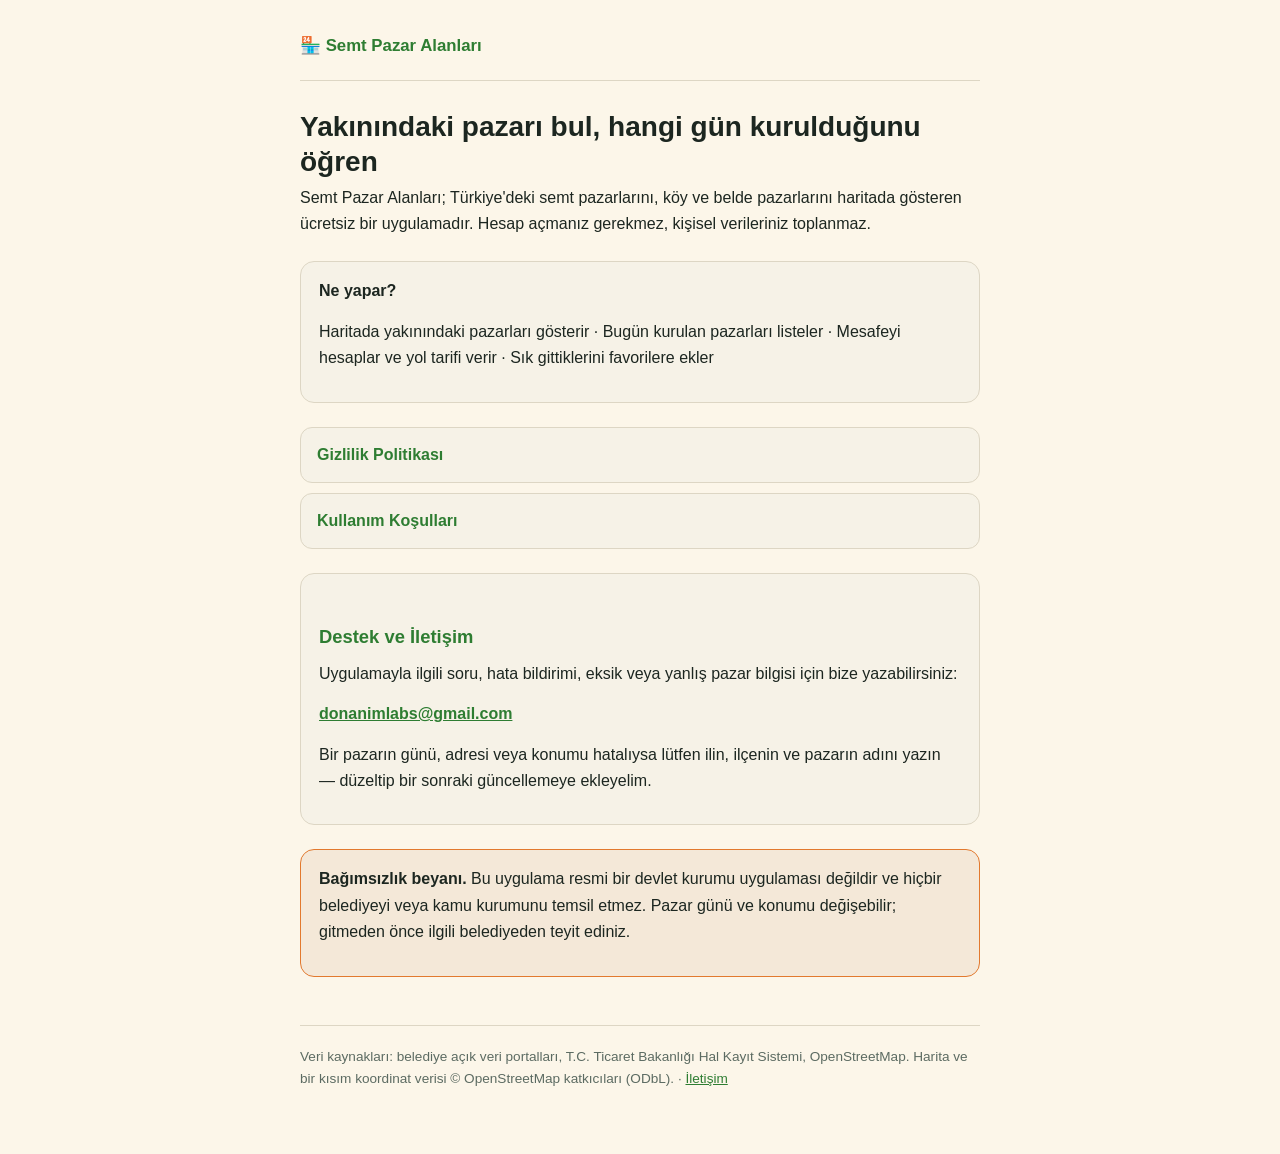
<file: index.html>
<!doctype html>
<html lang="tr">
<head>
<meta charset="utf-8">
<meta name="viewport" content="width=device-width, initial-scale=1">
<title>Semt Pazar Alanları</title>
<meta name="description" content="Türkiye'deki semt pazarlarını haritada gösteren, hangi pazarın hangi gün kurulduğunu söyleyen ücretsiz uygulama.">
<link rel="stylesheet" href="style.css">
</head>
<body>
<div class="sarmal">

<header class="ust">
  <span class="marka">🏪 Semt Pazar Alanları</span>
</header>

<h1>Yakınındaki pazarı bul, hangi gün kurulduğunu öğren</h1>

<p>Semt Pazar Alanları; Türkiye'deki semt pazarlarını, köy ve belde pazarlarını
haritada gösteren ücretsiz bir uygulamadır. Hesap açmanız gerekmez, kişisel verileriniz
toplanmaz.</p>

<div class="kutu">
  <p><strong>Ne yapar?</strong></p>
  <p>Haritada yakınındaki pazarları gösterir · Bugün kurulan pazarları listeler ·
  Mesafeyi hesaplar ve yol tarifi verir · Sık gittiklerini favorilere ekler</p>
</div>

<ul class="baglantilar">
  <li><a href="gizlilik.html">Gizlilik Politikası</a></li>
  <li><a href="kullanim-kosullari.html">Kullanım Koşulları</a></li>
</ul>

<div class="kutu">
  <h2>Destek ve İletişim</h2>
  <p>Uygulamayla ilgili soru, hata bildirimi, eksik veya yanlış pazar bilgisi için
  bize yazabilirsiniz:</p>
  <p><strong><a href="mailto:donanimlabs@gmail.com">donanimlabs@gmail.com</a></strong></p>
  <p>Bir pazarın günü, adresi veya konumu hatalıysa lütfen ilin, ilçenin ve pazarın
  adını yazın — düzeltip bir sonraki güncellemeye ekleyelim.</p>
</div>

<div class="kutu vurgu">
  <p><strong>Bağımsızlık beyanı.</strong> Bu uygulama resmi bir devlet kurumu
  uygulaması değildir ve hiçbir belediyeyi veya kamu kurumunu temsil etmez.
  Pazar günü ve konumu değişebilir; gitmeden önce ilgili belediyeden teyit ediniz.</p>
</div>

<footer>
  Veri kaynakları: belediye açık veri portalları, T.C. Ticaret Bakanlığı Hal Kayıt
  Sistemi, OpenStreetMap. Harita ve bir kısım koordinat verisi
  © OpenStreetMap katkıcıları (ODbL).
  · <a href="mailto:donanimlabs@gmail.com">İletişim</a>
</footer>

</div>
</body>
</html>
</file>
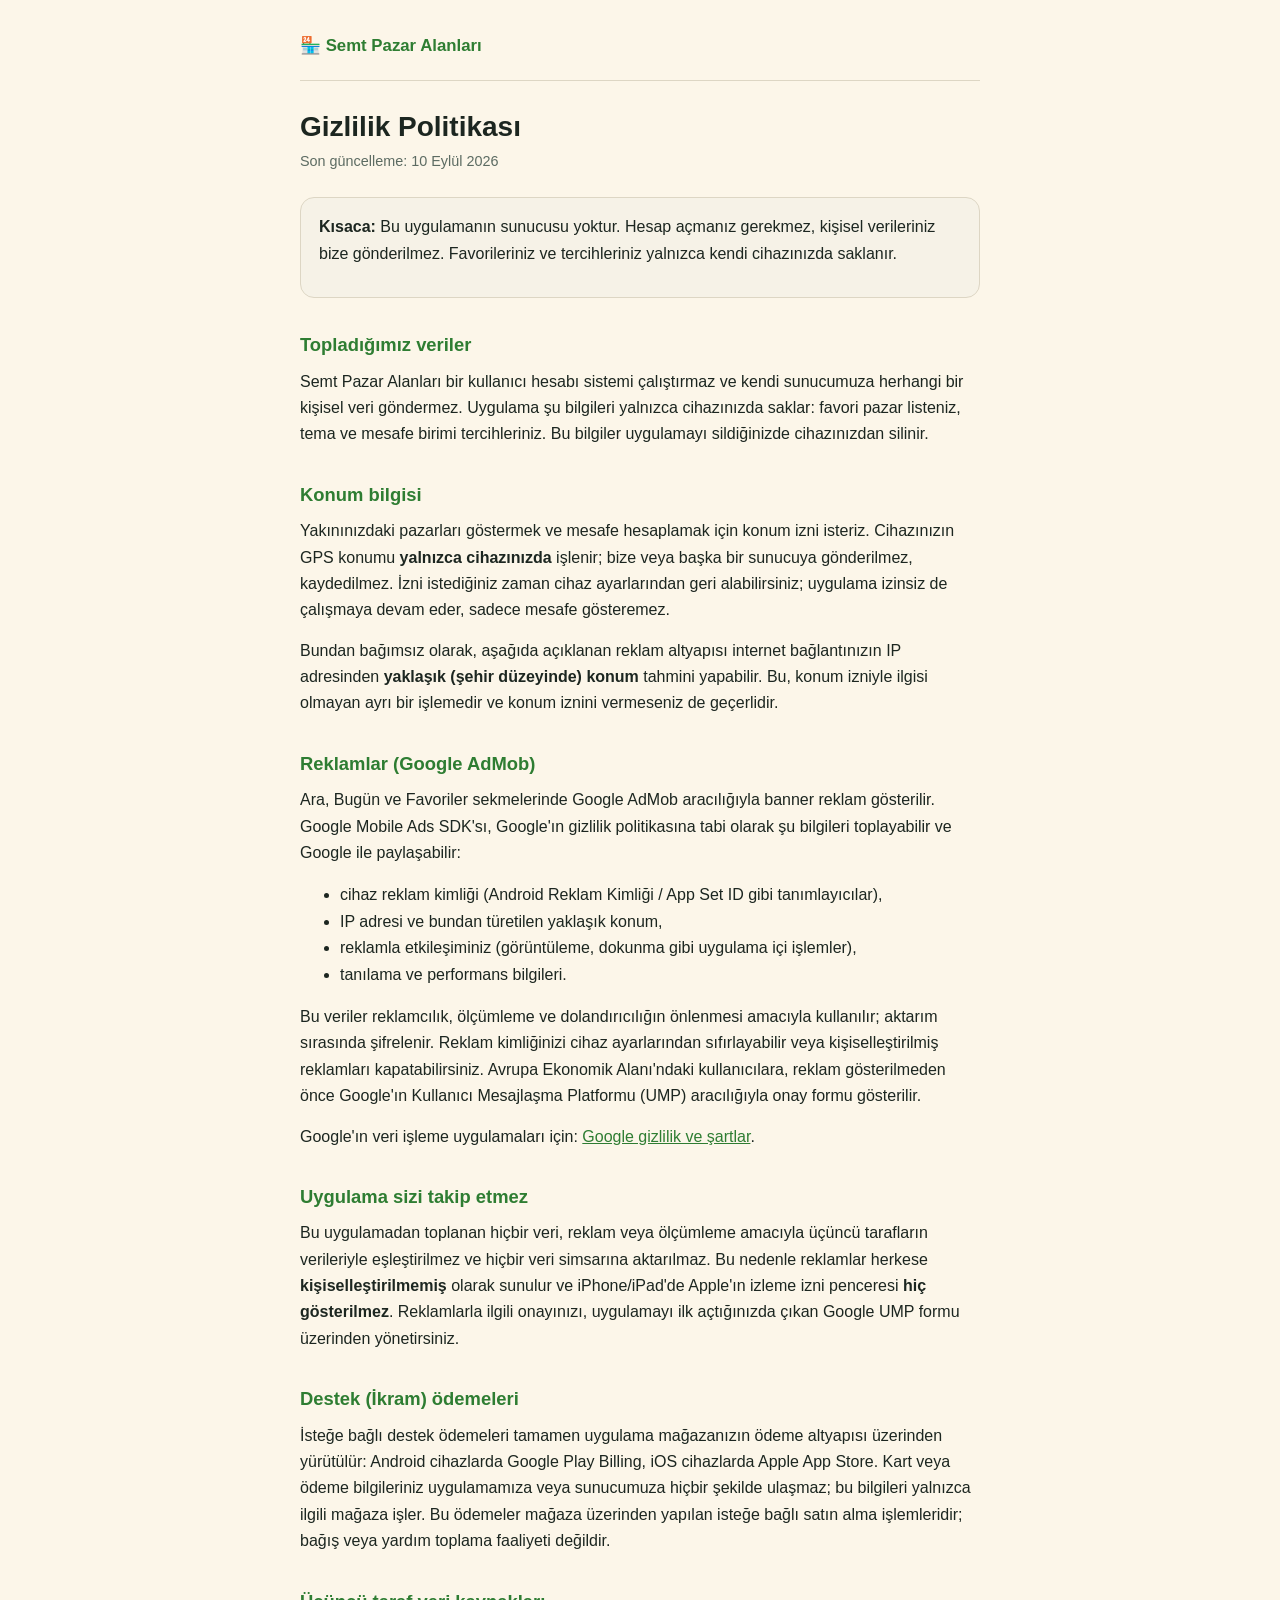
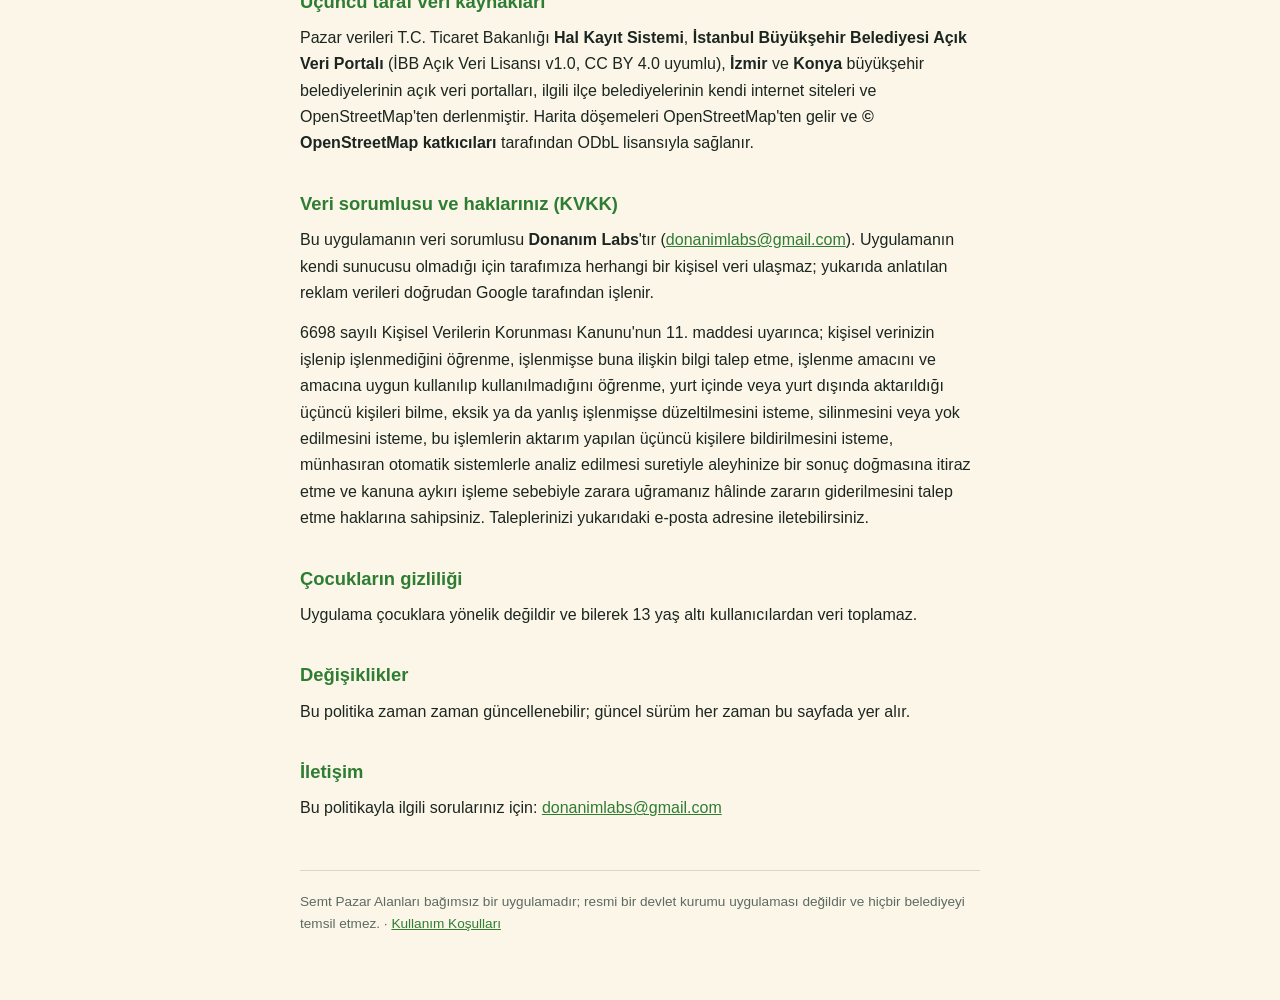
<file: gizlilik.html>
<!doctype html>
<html lang="tr">
<head>
<meta charset="utf-8">
<meta name="viewport" content="width=device-width, initial-scale=1">
<title>Gizlilik Politikası — Semt Pazar Alanları</title>
<meta name="description" content="Semt Pazar Alanları uygulamasının gizlilik politikası: toplanan veriler, konum bilgisi, reklamlar ve destek ödemeleri.">
<link rel="stylesheet" href="style.css">
</head>
<body>
<div class="sarmal">

<header class="ust">
  <a class="marka" href="index.html">🏪 Semt Pazar Alanları</a>
</header>

<h1>Gizlilik Politikası</h1>
<p class="tarih">Son güncelleme: 10 Eylül 2026</p>

<div class="kutu">
  <p><strong>Kısaca:</strong> Bu uygulamanın sunucusu yoktur. Hesap açmanız gerekmez,
  kişisel verileriniz bize gönderilmez. Favorileriniz ve tercihleriniz yalnızca
  kendi cihazınızda saklanır.</p>
</div>

<h2>Topladığımız veriler</h2>
<p>Semt Pazar Alanları bir kullanıcı hesabı sistemi çalıştırmaz ve kendi sunucumuza
herhangi bir kişisel veri göndermez. Uygulama şu bilgileri yalnızca cihazınızda saklar:
favori pazar listeniz, tema ve mesafe birimi tercihleriniz. Bu bilgiler uygulamayı
sildiğinizde cihazınızdan silinir.</p>

<h2>Konum bilgisi</h2>
<p>Yakınınızdaki pazarları göstermek ve mesafe hesaplamak için konum izni isteriz.
Cihazınızın GPS konumu <strong>yalnızca cihazınızda</strong> işlenir; bize veya
başka bir sunucuya gönderilmez, kaydedilmez. İzni istediğiniz zaman cihaz
ayarlarından geri alabilirsiniz; uygulama izinsiz de çalışmaya devam eder,
sadece mesafe gösteremez.</p>
<p>Bundan bağımsız olarak, aşağıda açıklanan reklam altyapısı internet
bağlantınızın IP adresinden <strong>yaklaşık (şehir düzeyinde) konum</strong>
tahmini yapabilir. Bu, konum izniyle ilgisi olmayan ayrı bir işlemedir ve konum
iznini vermeseniz de geçerlidir.</p>

<h2>Reklamlar (Google AdMob)</h2>
<p>Ara, Bugün ve Favoriler sekmelerinde Google AdMob aracılığıyla banner reklam
gösterilir. Google Mobile Ads SDK'sı, Google'ın gizlilik politikasına tabi olarak
şu bilgileri toplayabilir ve Google ile paylaşabilir:</p>
<ul>
  <li>cihaz reklam kimliği (Android Reklam Kimliği / App Set ID gibi tanımlayıcılar),</li>
  <li>IP adresi ve bundan türetilen yaklaşık konum,</li>
  <li>reklamla etkileşiminiz (görüntüleme, dokunma gibi uygulama içi işlemler),</li>
  <li>tanılama ve performans bilgileri.</li>
</ul>
<p>Bu veriler reklamcılık, ölçümleme ve dolandırıcılığın önlenmesi amacıyla
kullanılır; aktarım sırasında şifrelenir. Reklam kimliğinizi cihaz ayarlarından
sıfırlayabilir veya kişiselleştirilmiş reklamları kapatabilirsiniz. Avrupa Ekonomik
Alanı'ndaki kullanıcılara, reklam gösterilmeden önce Google'ın Kullanıcı Mesajlaşma
Platformu (UMP) aracılığıyla onay formu gösterilir.</p>
<p>Google'ın veri işleme uygulamaları için:
<a href="https://policies.google.com/technologies/partner-sites" rel="noopener">Google
gizlilik ve şartlar</a>.</p>

<h2>Uygulama sizi takip etmez</h2>
<p>Bu uygulamadan toplanan hiçbir veri, reklam veya ölçümleme amacıyla üçüncü
tarafların verileriyle eşleştirilmez ve hiçbir veri simsarına aktarılmaz.
Bu nedenle reklamlar herkese <strong>kişiselleştirilmemiş</strong> olarak
sunulur ve iPhone/iPad'de Apple'ın izleme izni penceresi <strong>hiç
gösterilmez</strong>. Reklamlarla ilgili onayınızı, uygulamayı ilk açtığınızda
çıkan Google UMP formu üzerinden yönetirsiniz.</p>

<h2>Destek (İkram) ödemeleri</h2>
<p>İsteğe bağlı destek ödemeleri tamamen uygulama mağazanızın ödeme altyapısı üzerinden
yürütülür: Android cihazlarda Google Play Billing, iOS cihazlarda Apple App Store.
Kart veya ödeme bilgileriniz uygulamamıza veya sunucumuza hiçbir şekilde ulaşmaz;
bu bilgileri yalnızca ilgili mağaza işler. Bu ödemeler mağaza üzerinden yapılan
isteğe bağlı satın alma işlemleridir; bağış veya yardım toplama faaliyeti değildir.</p>

<h2>Üçüncü taraf veri kaynakları</h2>
<p>Pazar verileri T.C. Ticaret Bakanlığı <strong>Hal Kayıt Sistemi</strong>,
<strong>İstanbul Büyükşehir Belediyesi Açık Veri Portalı</strong> (İBB Açık Veri
Lisansı v1.0, CC BY 4.0 uyumlu), <strong>İzmir</strong> ve <strong>Konya</strong>
büyükşehir belediyelerinin açık veri portalları, ilgili ilçe belediyelerinin
kendi internet siteleri ve OpenStreetMap'ten derlenmiştir. Harita döşemeleri
OpenStreetMap'ten gelir ve <strong>© OpenStreetMap katkıcıları</strong> tarafından
ODbL lisansıyla sağlanır.</p>

<h2>Veri sorumlusu ve haklarınız (KVKK)</h2>
<p>Bu uygulamanın veri sorumlusu <strong>Donanım Labs</strong>'tır
(<a href="mailto:donanimlabs@gmail.com">donanimlabs@gmail.com</a>).
Uygulamanın kendi sunucusu olmadığı için tarafımıza herhangi bir kişisel veri
ulaşmaz; yukarıda anlatılan reklam verileri doğrudan Google tarafından işlenir.</p>
<p>6698 sayılı Kişisel Verilerin Korunması Kanunu'nun 11. maddesi uyarınca;
kişisel verinizin işlenip işlenmediğini öğrenme, işlenmişse buna ilişkin bilgi
talep etme, işlenme amacını ve amacına uygun kullanılıp kullanılmadığını öğrenme,
yurt içinde veya yurt dışında aktarıldığı üçüncü kişileri bilme, eksik ya da
yanlış işlenmişse düzeltilmesini isteme, silinmesini veya yok edilmesini isteme,
bu işlemlerin aktarım yapılan üçüncü kişilere bildirilmesini isteme, münhasıran
otomatik sistemlerle analiz edilmesi suretiyle aleyhinize bir sonuç doğmasına
itiraz etme ve kanuna aykırı işleme sebebiyle zarara uğramanız hâlinde zararın
giderilmesini talep etme haklarına sahipsiniz. Taleplerinizi yukarıdaki
e-posta adresine iletebilirsiniz.</p>

<h2>Çocukların gizliliği</h2>
<p>Uygulama çocuklara yönelik değildir ve bilerek 13 yaş altı kullanıcılardan veri
toplamaz.</p>

<h2>Değişiklikler</h2>
<p>Bu politika zaman zaman güncellenebilir; güncel sürüm her zaman bu sayfada yer alır.</p>

<h2>İletişim</h2>
<p>Bu politikayla ilgili sorularınız için:
<a href="mailto:donanimlabs@gmail.com">donanimlabs@gmail.com</a></p>

<footer>
  Semt Pazar Alanları bağımsız bir uygulamadır; resmi bir devlet kurumu uygulaması
  değildir ve hiçbir belediyeyi temsil etmez.
  · <a href="kullanim-kosullari.html">Kullanım Koşulları</a>
</footer>

</div>
</body>
</html>
</file>
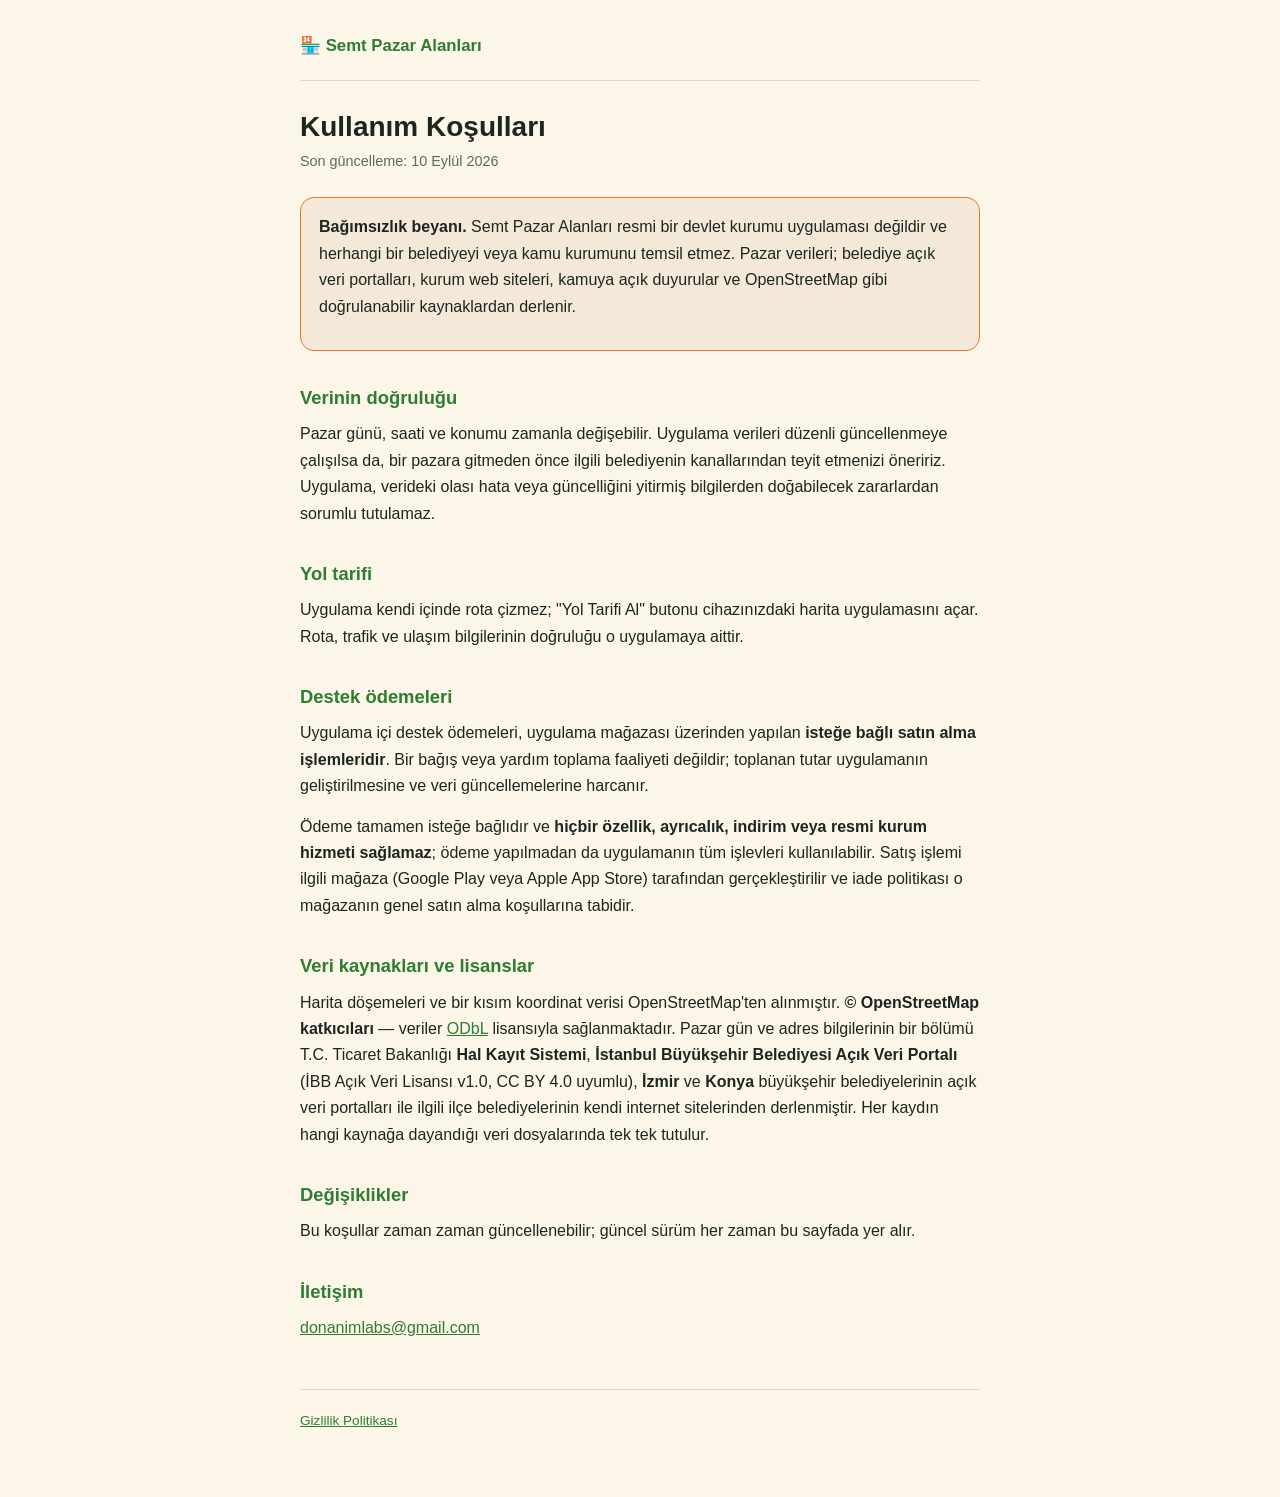
<file: kullanim-kosullari.html>
<!doctype html>
<html lang="tr">
<head>
<meta charset="utf-8">
<meta name="viewport" content="width=device-width, initial-scale=1">
<title>Kullanım Koşulları — Semt Pazar Alanları</title>
<meta name="description" content="Semt Pazar Alanları uygulamasının kullanım koşulları, bağımsızlık beyanı ve veri doğruluğu hakkında bilgi.">
<link rel="stylesheet" href="style.css">
</head>
<body>
<div class="sarmal">

<header class="ust">
  <a class="marka" href="index.html">🏪 Semt Pazar Alanları</a>
</header>

<h1>Kullanım Koşulları</h1>
<p class="tarih">Son güncelleme: 10 Eylül 2026</p>

<div class="kutu vurgu">
  <p><strong>Bağımsızlık beyanı.</strong> Semt Pazar Alanları resmi bir devlet kurumu
  uygulaması değildir ve herhangi bir belediyeyi veya kamu kurumunu temsil etmez.
  Pazar verileri; belediye açık veri portalları, kurum web siteleri, kamuya açık
  duyurular ve OpenStreetMap gibi doğrulanabilir kaynaklardan derlenir.</p>
</div>

<h2>Verinin doğruluğu</h2>
<p>Pazar günü, saati ve konumu zamanla değişebilir. Uygulama verileri düzenli
güncellenmeye çalışılsa da, bir pazara gitmeden önce ilgili belediyenin kanallarından
teyit etmenizi öneririz. Uygulama, verideki olası hata veya güncelliğini yitirmiş
bilgilerden doğabilecek zararlardan sorumlu tutulamaz.</p>

<h2>Yol tarifi</h2>
<p>Uygulama kendi içinde rota çizmez; "Yol Tarifi Al" butonu cihazınızdaki harita
uygulamasını açar. Rota, trafik ve ulaşım bilgilerinin doğruluğu o uygulamaya aittir.</p>

<h2>Destek ödemeleri</h2>
<p>Uygulama içi destek ödemeleri, uygulama mağazası üzerinden yapılan <strong>isteğe
bağlı satın alma işlemleridir</strong>. Bir bağış veya yardım toplama faaliyeti
değildir; toplanan tutar uygulamanın geliştirilmesine ve veri güncellemelerine
harcanır.</p>
<p>Ödeme tamamen isteğe bağlıdır ve <strong>hiçbir özellik, ayrıcalık, indirim veya
resmi kurum hizmeti sağlamaz</strong>; ödeme yapılmadan da uygulamanın tüm işlevleri
kullanılabilir. Satış işlemi ilgili mağaza (Google Play veya Apple App Store)
tarafından gerçekleştirilir ve iade politikası o mağazanın genel satın alma
koşullarına tabidir.</p>

<h2>Veri kaynakları ve lisanslar</h2>
<p>Harita döşemeleri ve bir kısım koordinat verisi OpenStreetMap'ten alınmıştır.
<strong>© OpenStreetMap katkıcıları</strong> — veriler
<a href="https://opendatacommons.org/licenses/odbl/" rel="noopener">ODbL</a> lisansıyla
sağlanmaktadır. Pazar gün ve adres bilgilerinin bir bölümü T.C. Ticaret Bakanlığı
<strong>Hal Kayıt Sistemi</strong>, <strong>İstanbul Büyükşehir Belediyesi Açık Veri
Portalı</strong> (İBB Açık Veri Lisansı v1.0, CC BY 4.0 uyumlu), <strong>İzmir</strong>
ve <strong>Konya</strong> büyükşehir belediyelerinin açık veri portalları ile ilgili
ilçe belediyelerinin kendi internet sitelerinden derlenmiştir. Her kaydın hangi
kaynağa dayandığı veri dosyalarında tek tek tutulur.</p>

<h2>Değişiklikler</h2>
<p>Bu koşullar zaman zaman güncellenebilir; güncel sürüm her zaman bu sayfada yer alır.</p>

<h2>İletişim</h2>
<p><a href="mailto:donanimlabs@gmail.com">donanimlabs@gmail.com</a></p>

<footer>
  <a href="gizlilik.html">Gizlilik Politikası</a>
</footer>

</div>
</body>
</html>
</file>
<file: style.css>
/* Semt Pazar Alanları — mağaza kaydı için yayınlanan yasal sayfaların stili.
   Uygulamanın paletiyle aynı: yeşil marka rengi, krem zemin, ahşap-turuncu aksan. */

:root {
  --yesil: #2e7d32;
  --yesil-canli: #43a047;
  --koyu-yesil: #14301f;
  --turuncu: #e2792e;
  --krem: #f6f2e7;
  --zemin: #fcf6e9;
  --metin: #1c2620;
  --soluk: #5c6b62;
  --kenar: #ddd6c4;
}

@media (prefers-color-scheme: dark) {
  :root {
    --zemin: #0e1d14;
    --krem: #17321f;
    --metin: #e8efe9;
    --soluk: #9aa79e;
    --kenar: #24422e;
    --yesil: #7cc47f;
  }
}

* { box-sizing: border-box; }

body {
  margin: 0;
  padding: 0;
  background: var(--zemin);
  color: var(--metin);
  font-family: -apple-system, BlinkMacSystemFont, "Segoe UI", Roboto,
    "Helvetica Neue", Arial, sans-serif;
  line-height: 1.65;
  -webkit-text-size-adjust: 100%;
}

.sarmal {
  max-width: 720px;
  margin: 0 auto;
  padding: 32px 20px 64px;
}

header.ust {
  border-bottom: 1px solid var(--kenar);
  padding-bottom: 20px;
  margin-bottom: 28px;
}

header.ust .marka {
  display: flex;
  align-items: center;
  gap: 10px;
  font-weight: 700;
  color: var(--yesil);
  text-decoration: none;
  font-size: 1.05rem;
}

h1 {
  font-size: 1.75rem;
  line-height: 1.25;
  margin: 18px 0 6px;
}

h2 {
  font-size: 1.15rem;
  margin: 32px 0 8px;
  color: var(--yesil);
}

.tarih {
  color: var(--soluk);
  font-size: 0.9rem;
  margin: 0;
}

p { margin: 0 0 14px; }

a { color: var(--yesil); }

.kutu {
  background: var(--krem);
  border: 1px solid var(--kenar);
  border-radius: 14px;
  padding: 16px 18px;
  margin: 24px 0;
}

.kutu.vurgu {
  border-color: var(--turuncu);
  background: color-mix(in srgb, var(--turuncu) 8%, var(--krem));
}

.baglantilar {
  list-style: none;
  padding: 0;
  margin: 24px 0 0;
}

.baglantilar li { margin-bottom: 10px; }

.baglantilar a {
  display: block;
  padding: 14px 16px;
  background: var(--krem);
  border: 1px solid var(--kenar);
  border-radius: 12px;
  text-decoration: none;
  font-weight: 600;
}

.baglantilar a:hover { border-color: var(--yesil); }

footer {
  margin-top: 48px;
  padding-top: 20px;
  border-top: 1px solid var(--kenar);
  color: var(--soluk);
  font-size: 0.85rem;
}
</file>
